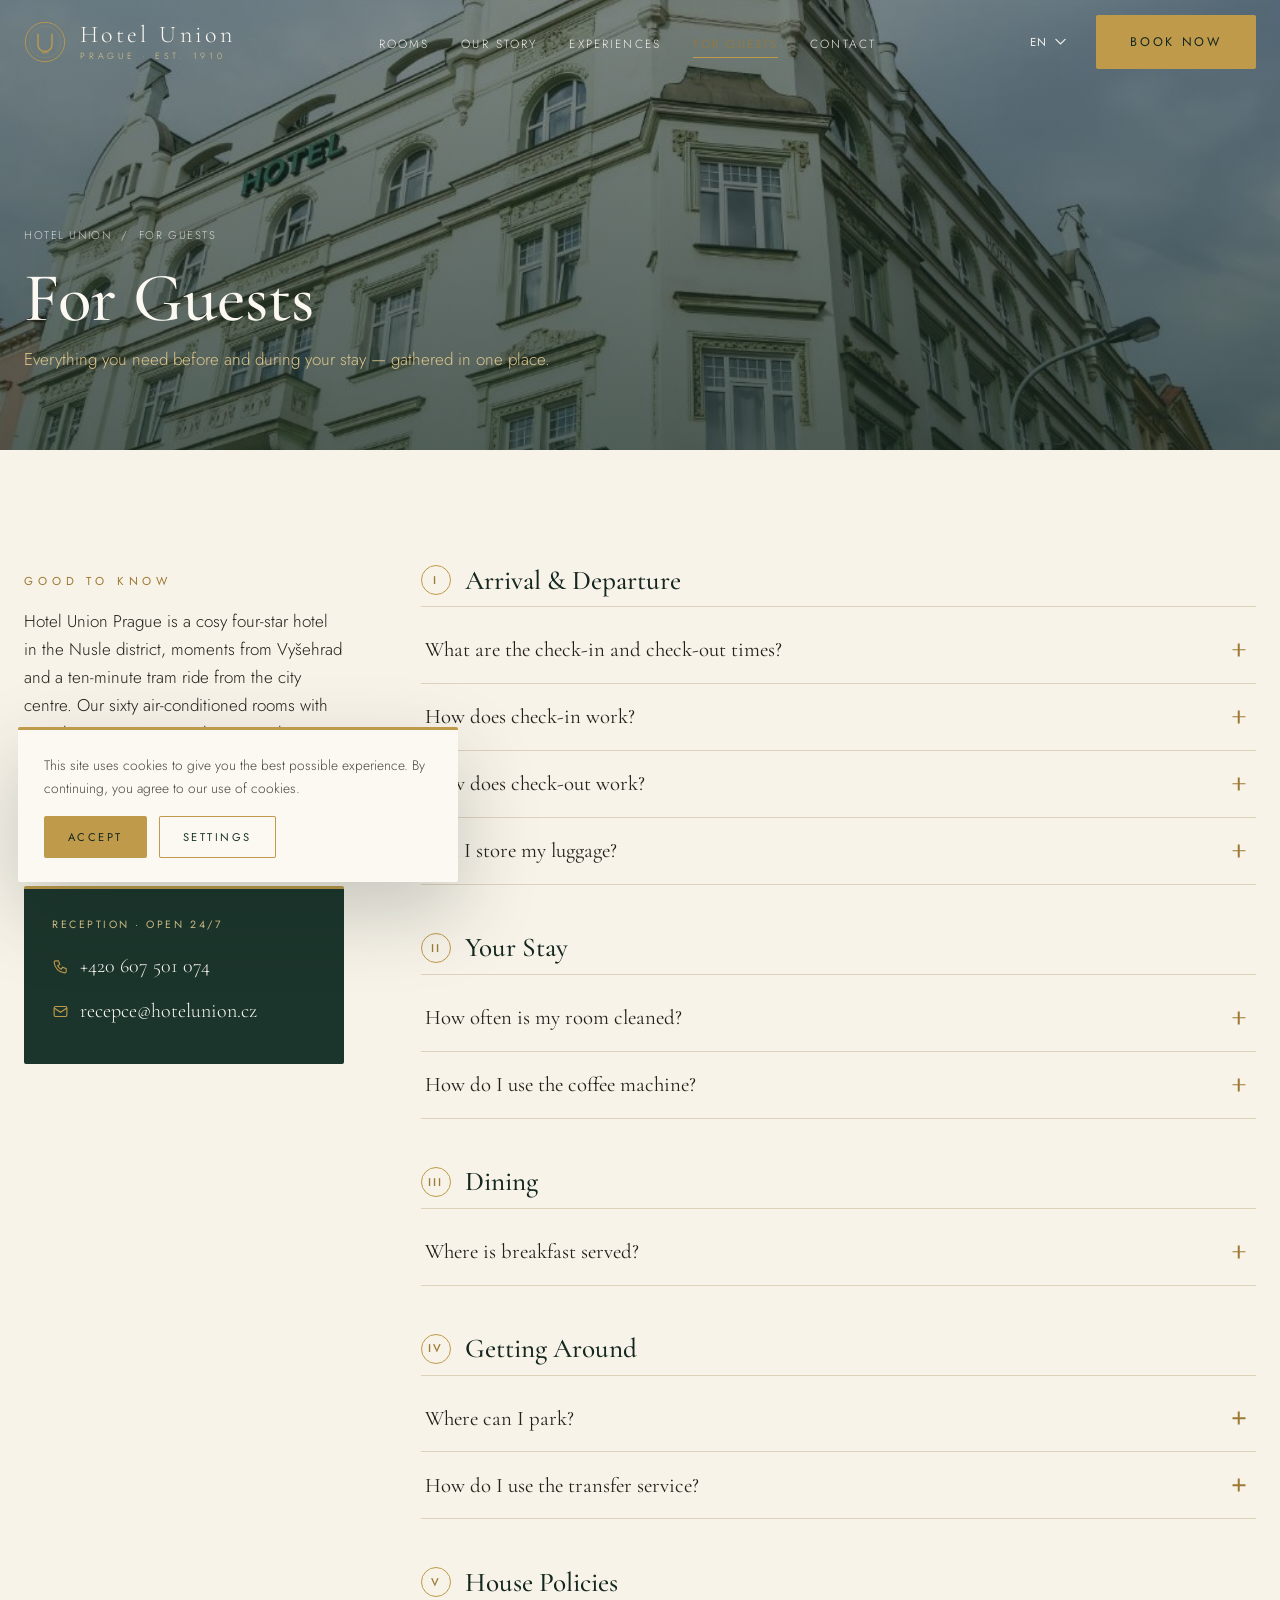
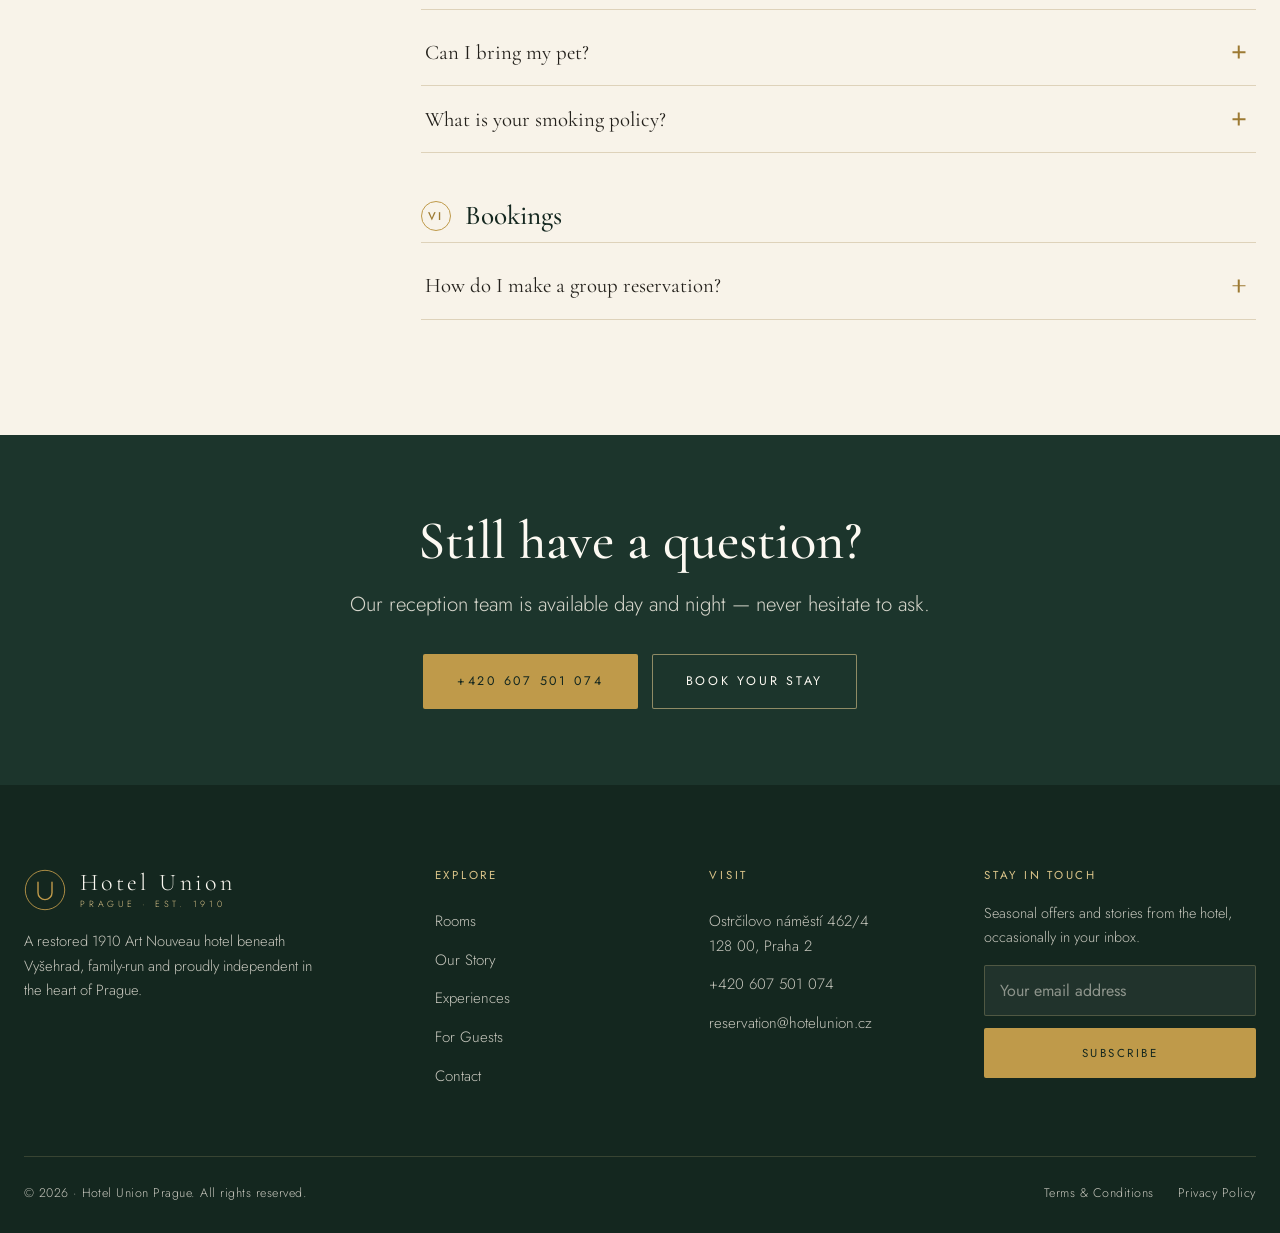
<file: for-guests.html>
<!DOCTYPE html>
<html lang="en">
<head>
<meta charset="UTF-8">
<meta name="viewport" content="width=device-width, initial-scale=1">
<title>For Guests · Hotel Union Prague</title>
<meta name="description" content="Guest information for Hotel Union Prague: check-in & check-out times, parking via the CityPark app, breakfast, housekeeping, smoking and pet policy, transfers and group bookings.">
<meta name="theme-color" content="#1C352C">
<link rel="preconnect" href="https://fonts.googleapis.com">
<link rel="preconnect" href="https://fonts.gstatic.com" crossorigin>
<link href="https://fonts.googleapis.com/css2?family=Cormorant+Garamond:ital,wght@0,400;0,500;0,600;1,400;1,500&family=Jost:wght@300;400;500&display=swap" rel="stylesheet">
<link rel="stylesheet" href="assets/styles.css">
<script type="application/ld+json">
{"@context":"https://schema.org","@type":"FAQPage","mainEntity":[
{"@type":"Question","name":"What are the check-in and check-out times?","acceptedAnswer":{"@type":"Answer","text":"Check-in is from 2:00 PM and check-out is until 11:00 AM. Early check-in or late check-out is available for €20 each — arrange it with reception in advance."}},
{"@type":"Question","name":"Where can I park?","acceptedAnswer":{"@type":"Answer","text":"Park directly in front of the hotel along the white line, paying via the CityPark app or the machine outside. Parking is free from 8:00 PM to 8:00 AM and all day Saturday and Sunday."}},
{"@type":"Question","name":"Where is breakfast served?","acceptedAnswer":{"@type":"Answer","text":"Breakfast is served in our hotel restaurant every morning from 7:30 to 11:00 AM, priced at €10 per person."}},
{"@type":"Question","name":"Can I bring my pet?","acceptedAnswer":{"@type":"Answer","text":"Unfortunately pets cannot be accommodated. The only exceptions are service and guide dogs."}},
{"@type":"Question","name":"What is your smoking policy?","acceptedAnswer":{"@type":"Answer","text":"The entire hotel, balconies included, is strictly non-smoking. A €150 fee applies for smoking inside a room."}}
]}
</script>
</head>
<body>
<a class="skip-link" href="#main" data-i18n="nav.skip">Skip to content</a>

<header class="site-header is-solid">
  <div class="container">
    <a class="brand" href="index.html" aria-label="Hotel Union — home">
      <svg class="brand__mark" viewBox="0 0 48 48" fill="none" style="color:var(--gold)" aria-hidden="true">
        <circle cx="24" cy="24" r="22.5" stroke="currentColor" stroke-width="1"/><circle cx="24" cy="24" r="18" stroke="currentColor" stroke-width=".5" opacity=".55"/>
        <path d="M16 15v12a8 8 0 0 0 16 0V15" stroke="currentColor" stroke-width="1.6" stroke-linecap="round"/><path d="M24 33.5v3M20 36.5h8" stroke="currentColor" stroke-width="1" stroke-linecap="round" opacity=".7"/>
      </svg>
      <span class="brand__text"><span class="brand__name">Hotel Union</span><span class="brand__sub" data-i18n="brand.sub">Prague · Est. 1910</span></span>
    </a>
    <nav class="nav" aria-label="Primary"><ul class="nav__links">
      <li><a href="rooms.html" data-i18n="nav.rooms">Rooms</a></li>
      <li><a href="about.html" data-i18n="nav.about">Our Story</a></li>
      <li><a href="experiences.html" data-i18n="nav.experiences">Experiences</a></li>
      <li><a href="for-guests.html" aria-current="page" data-i18n="nav.forguests">For Guests</a></li>
      <li><a href="booking.html" data-i18n="nav.contact">Contact</a></li>
    </ul></nav>
    <div class="header-actions">
      <div class="lang" data-lang>
        <button class="lang__btn" data-lang-toggle aria-haspopup="true" aria-label="Change language"><span data-lang-current>EN</span><svg viewBox="0 0 12 8" fill="none" aria-hidden="true"><path d="M1 1.5 6 6.5l5-5" stroke="currentColor" stroke-width="1.4" stroke-linecap="round"/></svg></button>
        <div class="lang__menu" role="menu"><button data-lang-option="en"><span class="lang__flag">🇬🇧</span> English</button><button data-lang-option="cs"><span class="lang__flag">🇨🇿</span> Čeština</button><button data-lang-option="de"><span class="lang__flag">🇩🇪</span> Deutsch</button></div>
      </div>
      <a class="btn header-cta" href="booking.html" data-i18n="nav.book">Book Now</a>
      <button class="nav-toggle" aria-label="Open menu" aria-expanded="false"><span></span></button>
    </div>
  </div>
</header>
<div class="mobile-nav" id="mobileNav">
  <a href="rooms.html" data-i18n="nav.rooms">Rooms</a><a href="about.html" data-i18n="nav.about">Our Story</a><a href="experiences.html" data-i18n="nav.experiences">Experiences</a><a href="for-guests.html" data-i18n="nav.forguests">For Guests</a><a href="booking.html" data-i18n="nav.contact">Contact</a>
  <div class="mobile-nav__foot"><a class="btn btn--light btn--block" href="booking.html" data-i18n="nav.book" style="font-size:.8rem">Book Now</a><div style="display:flex;gap:18px;margin-top:8px"><button data-lang-option="en">EN</button><button data-lang-option="cs">CZ</button><button data-lang-option="de">DE</button></div></div>
</div>

<main id="main">
<section class="page-hero" style="min-height:50vh">
  <div class="page-hero__media"><img src="assets/img/building/11.jpg" alt="The Art Nouveau façade of Hotel Union"></div>
  <div class="container">
    <nav class="breadcrumb" aria-label="Breadcrumb"><a href="index.html">Hotel Union</a> / <span data-i18n="page.fg.crumb">For Guests</span></nav>
    <h1 data-i18n="page.fg.title">For Guests</h1>
    <p style="margin-top:.6rem;color:var(--gold-soft)" data-i18n="fg.lead">Everything you need before and during your stay — in one place.</p>
  </div>
</section>

<section class="section">
  <div class="container">
    <div class="faq-layout">

      <aside class="faq-aside">
        <span class="eyebrow" data-i18n="fg.eyebrow">Good to Know</span>
        <p class="prose"><span data-i18n="fg.intro">Hotel Union Prague is a cosy four-star hotel in the Nusle district…</span></p>
        <div class="faq-reception">
          <h4 data-i18n="fg.reception">Reception · Open 24/7</h4>
          <a href="tel:+420607501074"><svg viewBox="0 0 24 24" fill="none" stroke="currentColor" stroke-width="1.6"><path d="M5 4h4l2 5-3 2a11 11 0 0 0 5 5l2-3 5 2v4a2 2 0 0 1-2 2A16 16 0 0 1 3 6a2 2 0 0 1 2-2Z"/></svg>+420 607 501 074</a>
          <a href="mailto:recepce@hotelunion.cz"><svg viewBox="0 0 24 24" fill="none" stroke="currentColor" stroke-width="1.6"><rect x="3" y="5" width="18" height="14" rx="2"/><path d="m3 7 9 6 9-6"/></svg>recepce@hotelunion.cz</a>
        </div>
      </aside>

      <div class="faq-main">

        <div class="faq-group">
          <h2 class="faq-group__title"><span class="n">I</span><span data-i18n="fg.gA">Arrival & Departure</span></h2>
          <div class="faq-item"><button class="faq-q"><span data-i18n="fg.q1">Check-in & check-out times?</span><span class="faq-q__icon" aria-hidden="true"></span></button><div class="faq-a"><div class="faq-a__inner" data-i18n="fg.a1"></div></div></div>
          <div class="faq-item"><button class="faq-q"><span data-i18n="fg.q2">How does check-in work?</span><span class="faq-q__icon" aria-hidden="true"></span></button><div class="faq-a"><div class="faq-a__inner" data-i18n="fg.a2"></div></div></div>
          <div class="faq-item"><button class="faq-q"><span data-i18n="fg.q3">How does check-out work?</span><span class="faq-q__icon" aria-hidden="true"></span></button><div class="faq-a"><div class="faq-a__inner" data-i18n="fg.a3"></div></div></div>
          <div class="faq-item"><button class="faq-q"><span data-i18n="fg.q4">Can I store my luggage?</span><span class="faq-q__icon" aria-hidden="true"></span></button><div class="faq-a"><div class="faq-a__inner" data-i18n="fg.a4"></div></div></div>
        </div>

        <div class="faq-group">
          <h2 class="faq-group__title"><span class="n">II</span><span data-i18n="fg.gB">Your Stay</span></h2>
          <div class="faq-item"><button class="faq-q"><span data-i18n="fg.q5">How often is my room cleaned?</span><span class="faq-q__icon" aria-hidden="true"></span></button><div class="faq-a"><div class="faq-a__inner" data-i18n="fg.a5"></div></div></div>
          <div class="faq-item"><button class="faq-q"><span data-i18n="fg.q6">How do I use the coffee machine?</span><span class="faq-q__icon" aria-hidden="true"></span></button><div class="faq-a"><div class="faq-a__inner" data-i18n="fg.a6"></div></div></div>
        </div>

        <div class="faq-group">
          <h2 class="faq-group__title"><span class="n">III</span><span data-i18n="fg.gC">Dining</span></h2>
          <div class="faq-item"><button class="faq-q"><span data-i18n="fg.q9">Where is breakfast served?</span><span class="faq-q__icon" aria-hidden="true"></span></button><div class="faq-a"><div class="faq-a__inner" data-i18n="fg.a9"></div></div></div>
        </div>

        <div class="faq-group">
          <h2 class="faq-group__title"><span class="n">IV</span><span data-i18n="fg.gD">Getting Around</span></h2>
          <div class="faq-item"><button class="faq-q"><span data-i18n="fg.q10">Where can I park?</span><span class="faq-q__icon" aria-hidden="true"></span></button><div class="faq-a"><div class="faq-a__inner" data-i18n="fg.a10"></div></div></div>
          <div class="faq-item"><button class="faq-q"><span data-i18n="fg.q11">How do I use the transfer service?</span><span class="faq-q__icon" aria-hidden="true"></span></button><div class="faq-a"><div class="faq-a__inner" data-i18n="fg.a11"></div></div></div>
        </div>

        <div class="faq-group">
          <h2 class="faq-group__title"><span class="n">V</span><span data-i18n="fg.gE">House Policies</span></h2>
          <div class="faq-item"><button class="faq-q"><span data-i18n="fg.q7">Can I bring my pet?</span><span class="faq-q__icon" aria-hidden="true"></span></button><div class="faq-a"><div class="faq-a__inner" data-i18n="fg.a7"></div></div></div>
          <div class="faq-item"><button class="faq-q"><span data-i18n="fg.q8">What is your smoking policy?</span><span class="faq-q__icon" aria-hidden="true"></span></button><div class="faq-a"><div class="faq-a__inner" data-i18n="fg.a8"></div></div></div>
        </div>

        <div class="faq-group">
          <h2 class="faq-group__title"><span class="n">VI</span><span data-i18n="fg.gF">Bookings</span></h2>
          <div class="faq-item"><button class="faq-q"><span data-i18n="fg.q12">How do I make a group reservation?</span><span class="faq-q__icon" aria-hidden="true"></span></button><div class="faq-a"><div class="faq-a__inner" data-i18n="fg.a12"></div></div></div>
        </div>

      </div>
    </div>
  </div>
</section>

<section class="section bg-forest text-center section--tight">
  <div class="container center-col reveal">
    <h2 class="h-section" data-i18n="fg.help">Still have a question?</h2>
    <p class="lead" style="margin:1.1rem auto 2rem;color:rgba(248,243,233,.85)" data-i18n="fg.helpnote">Our reception is available day and night.</p>
    <div style="display:flex;gap:14px;justify-content:center;flex-wrap:wrap">
      <a class="btn" href="tel:+420607501074">+420 607 501 074</a>
      <a class="btn btn--light" href="booking.html" data-i18n="cta.bookStay">Book Your Stay</a>
    </div>
  </div>
</section>
</main>

<footer class="site-footer">
  <div class="container">
    <div class="footer-grid">
      <div class="footer-brand">
        <a class="brand" href="index.html"><svg class="brand__mark" viewBox="0 0 48 48" fill="none" style="color:var(--gold)" aria-hidden="true"><circle cx="24" cy="24" r="22.5" stroke="currentColor"/><path d="M16 15v12a8 8 0 0 0 16 0V15" stroke="currentColor" stroke-width="1.6" stroke-linecap="round"/></svg><span class="brand__text"><span class="brand__name">Hotel Union</span><span class="brand__sub" data-i18n="brand.sub">Prague · Est. 1910</span></span></a>
        <p data-i18n="foot.about">A restored 1910 Art Nouveau hotel beneath Vyšehrad, family-run and proudly independent in the heart of Prague.</p>
      </div>
      <div class="footer-col"><h4 data-i18n="foot.explore">Explore</h4><a href="rooms.html" data-i18n="nav.rooms">Rooms</a><a href="about.html" data-i18n="nav.about">Our Story</a><a href="experiences.html" data-i18n="nav.experiences">Experiences</a><a href="for-guests.html" data-i18n="nav.forguests">For Guests</a><a href="booking.html" data-i18n="nav.contact">Contact</a></div>
      <div class="footer-col"><h4 data-i18n="foot.visit">Visit</h4><a href="https://goo.gl/maps/a6sQJvGPzhASgGaw8" target="_blank" rel="noopener">Ostrčilovo náměstí 462/4<br>128 00, Praha 2</a><a href="tel:+420607501074">+420 607 501 074</a><a href="mailto:reservation@hotelunion.cz">reservation@hotelunion.cz</a></div>
      <div class="footer-col footer-newsletter"><h4 data-i18n="foot.newsletter">Stay in Touch</h4><p style="font-size:.9rem;margin-bottom:16px" data-i18n="foot.newsletter.d">Seasonal offers and stories from the hotel.</p><form onsubmit="this.reset();return false;"><input type="email" required placeholder="Your email address" data-i18n-attr="placeholder:foot.email.ph"><button class="btn btn--block" type="submit" style="font-size:.72rem" data-i18n="foot.subscribe">Subscribe</button></form></div>
    </div>
    <div class="footer-bottom"><span>© <span data-year>2026</span> · <span data-i18n="foot.rights">Hotel Union Prague. All rights reserved.</span></span><span style="display:flex;gap:24px"><a href="#" data-i18n="foot.terms">Terms & Conditions</a><a href="#" data-i18n="foot.privacy">Privacy Policy</a></span></div>
  </div>
</footer>
<div class="cookie" role="dialog" aria-label="Cookie notice"><p data-i18n="cookie.text">This site uses cookies to give you the best possible experience. By continuing, you agree to our use of cookies.</p><div class="cookie__actions"><button class="btn" data-cookie-ok data-i18n="cookie.accept" style="font-size:.7rem;padding:12px 24px">Accept</button><a class="btn btn--outline" href="#" data-i18n="cookie.settings" style="font-size:.7rem;padding:12px 24px">Settings</a></div></div>
<script src="assets/i18n.js"></script>
<script src="assets/main.js"></script>
</body>
</html>
</file>
<file: assets/styles.css>
/* =====================================================================
   HOTEL UNION PRAGUE — Art Nouveau Heritage Design System
   Author: redesign concept • Trilingual EN / CZ / DE
   ===================================================================== */

/* ---------- Design tokens ---------- */
:root {
  /* Palette — Art Nouveau heritage */
  --ink:        #23201B;   /* near-black warm */
  --ink-soft:   #4A453C;
  --forest:     #1C352C;   /* deep emerald */
  --forest-2:   #14271F;
  --burgundy:   #6E2433;
  --gold:       #BF9A4A;   /* antique brass */
  --gold-deep:  #9C7A33;
  --gold-soft:  #DCC58A;
  --cream:      #F8F3E9;   /* page background */
  --cream-2:    #F1E9D8;
  --ivory:      #FCF9F2;
  --line:       #DED2BA;
  --white:      #ffffff;

  /* Typography */
  --font-display: "Cormorant Garamond", Georgia, "Times New Roman", serif;
  --font-ui: "Jost", "Century Gothic", "Segoe UI", system-ui, sans-serif;

  /* Spacing & shape */
  --maxw: 1240px;
  --radius: 2px;
  --shadow-sm: 0 4px 18px rgba(35,32,27,.08);
  --shadow-md: 0 14px 44px rgba(35,32,27,.14);
  --shadow-lg: 0 30px 80px rgba(20,39,31,.22);
  --ease: cubic-bezier(.22,.61,.36,1);
  --header-h: 84px;
}

/* ---------- Reset ---------- */
*,*::before,*::after { box-sizing: border-box; }
* { margin: 0; padding: 0; }
html { scroll-behavior: smooth; -webkit-text-size-adjust: 100%; }
@media (prefers-reduced-motion: reduce) {
  html { scroll-behavior: auto; }
  *,*::before,*::after { animation-duration:.001ms !important; transition-duration:.001ms !important; }
}
body {
  font-family: var(--font-ui);
  color: var(--ink);
  background: var(--cream);
  line-height: 1.65;
  font-size: 17px;
  font-weight: 300;
  -webkit-font-smoothing: antialiased;
  text-rendering: optimizeLegibility;
  overflow-x: hidden;
}
img { max-width: 100%; display: block; }
a { color: inherit; text-decoration: none; }
ul { list-style: none; }
button { font-family: inherit; cursor: pointer; border: none; background: none; color: inherit; }
input, textarea, select { font-family: inherit; font-size: 1rem; color: inherit; }

/* ---------- Accessibility ---------- */
:focus-visible { outline: 2px solid var(--gold); outline-offset: 3px; }
.skip-link {
  position: absolute; left: 16px; top: -60px; z-index: 2000;
  background: var(--forest); color: var(--ivory); padding: 12px 20px;
  border-radius: var(--radius); transition: top .25s var(--ease);
  font-size: .8rem; letter-spacing: .12em; text-transform: uppercase;
}
.skip-link:focus { top: 16px; }
.sr-only {
  position:absolute; width:1px; height:1px; padding:0; margin:-1px;
  overflow:hidden; clip:rect(0 0 0 0); white-space:nowrap; border:0;
}

/* ---------- Typography ---------- */
h1,h2,h3,h4 { font-family: var(--font-display); font-weight: 500; line-height: 1.08; color: var(--forest-2); }
.eyebrow {
  font-family: var(--font-ui); font-weight: 400; font-size: .72rem;
  letter-spacing: .42em; text-transform: uppercase; color: var(--gold-deep);
  display: inline-block; margin-bottom: 1.1rem;
}
.display { font-size: clamp(2.6rem, 6vw, 5rem); letter-spacing: .01em; }
.h-section { font-size: clamp(2rem, 4.4vw, 3.4rem); }
.lead { font-size: clamp(1.05rem, 1.6vw, 1.3rem); color: var(--ink-soft); font-weight: 300; }
.serif-quote { font-family: var(--font-display); font-style: italic; }

/* ---------- Layout ---------- */
.container { width: min(100% - 48px, var(--maxw)); margin-inline: auto; }
.section { padding: clamp(64px, 9vw, 130px) 0; position: relative; }
.section--tight { padding: clamp(48px, 6vw, 84px) 0; }
.bg-cream2 { background: var(--cream-2); }
.bg-forest { background: var(--forest); color: var(--cream); }
.bg-forest h1,.bg-forest h2,.bg-forest h3 { color: var(--ivory); }
.bg-forest .eyebrow { color: var(--gold-soft); }
.text-center { text-align: center; }
.center-col { max-width: 720px; margin-inline: auto; }

/* ---------- Ornaments ---------- */
.ornament { display:flex; align-items:center; justify-content:center; gap:14px; color: var(--gold); margin: 0 auto 1.4rem; }
.ornament svg { width: 78px; height: auto; opacity:.9; }
.ornament span { width: 46px; height:1px; background: currentColor; opacity:.5; }
.ornament--sm svg { width: 54px; }

/* ---------- Buttons ---------- */
.btn {
  --bg: var(--gold); --fg: var(--forest-2);
  display: inline-flex; align-items: center; justify-content:center; gap: 10px;
  background: var(--bg); color: var(--fg);
  font-family: var(--font-ui); font-weight: 400; font-size: .78rem;
  letter-spacing: .22em; text-transform: uppercase;
  padding: 17px 34px; border-radius: var(--radius);
  transition: transform .35s var(--ease), background .35s var(--ease), color .35s var(--ease), box-shadow .35s var(--ease);
  position: relative; overflow:hidden;
}
.btn:hover { background: var(--gold-deep); color: var(--ivory); transform: translateY(-2px); box-shadow: var(--shadow-sm); }
.btn--outline { background: transparent; color: var(--forest); box-shadow: inset 0 0 0 1px var(--gold); }
.btn--outline:hover { background: var(--gold); color: var(--forest-2); box-shadow: inset 0 0 0 1px var(--gold); }
.btn--light { background: transparent; color: var(--ivory); box-shadow: inset 0 0 0 1px rgba(220,197,138,.6); }
.btn--light:hover { background: var(--gold); color: var(--forest-2); }
.btn--block { width: 100%; }
.link-arrow {
  font-size:.74rem; letter-spacing:.2em; text-transform:uppercase; color: var(--gold-deep);
  display:inline-flex; align-items:center; gap:9px; font-weight:400;
  border-bottom:1px solid transparent; padding-bottom:3px; transition: gap .3s var(--ease), border-color .3s var(--ease);
}
.link-arrow:hover { gap: 16px; border-color: var(--gold); }

/* ---------- Header ---------- */
.site-header {
  position: fixed; inset: 0 0 auto 0; z-index: 1000;
  display: flex; align-items: center; height: var(--header-h);
  transition: background .4s var(--ease), height .4s var(--ease), box-shadow .4s var(--ease);
}
.site-header .container { display: flex; align-items: center; justify-content: space-between; gap: 24px; width: min(100% - 48px, 1340px); }
.site-header.is-solid { background: var(--ivory); box-shadow: 0 1px 0 var(--line), var(--shadow-sm); height: 72px; }
.brand { display: flex; align-items: center; gap: 14px; z-index: 3; }
.brand__mark { width: 42px; height: 42px; flex:none; }
.brand__text { display:flex; flex-direction: column; line-height:1; }
.brand__name { font-family: var(--font-display); font-size: 1.5rem; letter-spacing: .14em; color: var(--ivory); transition: color .4s var(--ease); }
.brand__sub { font-size: .56rem; letter-spacing: .42em; text-transform: uppercase; color: var(--gold-soft); margin-top: 5px; }
.is-solid .brand__name { color: var(--forest-2); }
.is-solid .brand__sub { color: var(--gold-deep); }

.nav { display: flex; align-items: center; gap: 38px; }
.nav__links { display: flex; align-items: center; gap: 32px; }
.nav__links a {
  font-size: .74rem; letter-spacing: .18em; text-transform: uppercase;
  color: rgba(252,249,242,.92); position: relative; padding: 6px 0; transition: color .3s var(--ease);
}
.nav__links a::after { content:""; position:absolute; left:0; bottom:0; width:0; height:1px; background: var(--gold); transition: width .35s var(--ease); }
.nav__links a:hover::after, .nav__links a[aria-current="page"]::after { width:100%; }
.is-solid .nav__links a { color: var(--ink); }
.nav__links a[aria-current="page"] { color: var(--gold-deep); }

.header-actions { display:flex; align-items:center; gap: 20px; }

/* Language switcher */
.lang { position: relative; }
.lang__btn {
  display:flex; align-items:center; gap:7px; font-size:.72rem; letter-spacing:.14em;
  text-transform:uppercase; color: rgba(252,249,242,.92); padding:8px 10px; transition: color .3s var(--ease);
}
.is-solid .lang__btn { color: var(--ink); }
.lang__btn svg { width:11px; transition: transform .3s var(--ease); }
.lang.open .lang__btn svg { transform: rotate(180deg); }
.lang__menu {
  position:absolute; right:0; top: calc(100% + 12px); background: var(--ivory);
  box-shadow: var(--shadow-md); border:1px solid var(--line); border-radius: var(--radius);
  min-width: 150px; padding:7px; opacity:0; visibility:hidden; transform: translateY(-8px);
  transition: opacity .25s var(--ease), transform .25s var(--ease), visibility .25s;
}
.lang.open .lang__menu { opacity:1; visibility:visible; transform: translateY(0); }
.lang__menu button {
  display:flex; width:100%; align-items:center; gap:10px; padding:10px 12px; border-radius:var(--radius);
  font-size:.74rem; letter-spacing:.1em; text-transform:uppercase; color: var(--ink); transition: background .2s;
}
.lang__menu button:hover, .lang__menu button[aria-current="true"] { background: var(--cream-2); color: var(--gold-deep); }
.lang__flag { font-size: 1rem; }

.header-cta { display:inline-flex; }
.nav-toggle { display:none; width:44px; height:44px; align-items:center; justify-content:center; z-index:3; }
.nav-toggle span { display:block; width:26px; height:1.5px; background: var(--ivory); position:relative; transition: background .3s; }
.nav-toggle span::before,.nav-toggle span::after { content:""; position:absolute; left:0; width:26px; height:1.5px; background: var(--ivory); transition: transform .35s var(--ease), top .35s var(--ease); }
.nav-toggle span::before { top:-8px; } .nav-toggle span::after { top:8px; }
.is-solid .nav-toggle span, .is-solid .nav-toggle span::before, .is-solid .nav-toggle span::after { background: var(--ink); }

/* ---------- Hero ---------- */
.hero { position: relative; min-height: 100svh; display: flex; align-items: center; color: var(--ivory); }
.hero__media { position:absolute; inset:0; z-index:-2; }
.hero__media img { width:100%; height:100%; object-fit: cover; }
.hero::before { content:""; position:absolute; inset:0; z-index:-1;
  background: linear-gradient(180deg, rgba(20,39,31,.55) 0%, rgba(20,39,31,.32) 35%, rgba(20,39,31,.62) 100%); }
.hero__inner { width: min(100% - 48px, var(--maxw)); margin-inline:auto; padding-top: var(--header-h); }
.hero__inner .eyebrow { color: var(--gold-soft); }
.hero h1 { color: var(--ivory); max-width: 16ch; }
.hero__sub { max-width: 46ch; margin-top: 1.6rem; font-size: clamp(1.05rem,1.5vw,1.28rem); color: rgba(252,249,242,.92); font-weight:300; }
.hero__cta { display:flex; flex-wrap:wrap; gap: 16px; margin-top: 2.6rem; }
.hero__scroll { position:absolute; left:50%; bottom: 30px; transform: translateX(-50%); display:flex; flex-direction:column; align-items:center; gap:10px; color: rgba(252,249,242,.8); font-size:.62rem; letter-spacing:.3em; text-transform:uppercase; }
.hero__scroll::after { content:""; width:1px; height:46px; background: linear-gradient(var(--gold-soft), transparent); animation: scrollpulse 2.4s var(--ease) infinite; }
@keyframes scrollpulse { 0%,100%{ transform: scaleY(.4); transform-origin: top; opacity:.4 } 50%{ transform: scaleY(1); opacity:1 } }

/* ---------- Booking bar ---------- */
.bookbar { position: relative; z-index: 5; margin-top: -54px; }
.bookbar__inner {
  background: var(--ivory); box-shadow: var(--shadow-md); border-radius: var(--radius);
  border-top: 3px solid var(--gold);
  display: grid; grid-template-columns: repeat(4, 1fr) auto; gap: 0;
  overflow: hidden;
}
.bookbar__field { padding: 18px 22px; border-right: 1px solid var(--line); display:flex; flex-direction:column; gap:5px; }
.bookbar__field label { font-size:.62rem; letter-spacing:.22em; text-transform:uppercase; color: var(--gold-deep); }
.bookbar__field input, .bookbar__field select {
  border:none; background:transparent; font-family: var(--font-display); font-size:1.18rem; color: var(--ink); width:100%; padding:2px 0;
}
.bookbar__field input::-webkit-calendar-picker-indicator { opacity:.5; }
.bookbar__submit { background: var(--forest); color: var(--ivory); padding: 0 38px; display:flex; align-items:center; justify-content:center; gap:10px; font-size:.76rem; letter-spacing:.2em; text-transform:uppercase; transition: background .3s var(--ease); }
.bookbar__submit:hover { background: var(--forest-2); }

/* ---------- Intro / split ---------- */
.split { display:grid; grid-template-columns: 1.05fr 1fr; gap: clamp(40px, 6vw, 96px); align-items:center; }
.split--rev .split__media { order:-1; }
.split__media { position:relative; }
.split__media img { width:100%; height:100%; object-fit:cover; border-radius: var(--radius); box-shadow: var(--shadow-md); }
.split__media--framed::after { content:""; position:absolute; inset: 18px; border:1px solid rgba(191,154,74,.5); pointer-events:none; }
.stat-row { display:flex; gap: 40px; margin-top: 2.4rem; flex-wrap:wrap; }
.stat__num { font-family: var(--font-display); font-size: 2.6rem; color: var(--gold-deep); line-height:1; }
.stat__label { font-size:.72rem; letter-spacing:.18em; text-transform:uppercase; color: var(--ink-soft); margin-top:6px; }

.prose p { margin-bottom: 1.1rem; color: var(--ink-soft); }
.prose p:first-of-type { font-size: 1.18rem; color: var(--ink); }

/* ---------- Amenities ---------- */
.amenity-grid { display:grid; grid-template-columns: repeat(4,1fr); gap: 1px; background: var(--line); border:1px solid var(--line); }
.amenity {
  background: var(--ivory); padding: 44px 30px; text-align:center; transition: background .4s var(--ease), transform .4s var(--ease);
}
.amenity:hover { background: var(--cream); }
.amenity__icon { width:48px; height:48px; margin:0 auto 20px; color: var(--gold-deep); }
.amenity__icon svg { width:100%; height:100%; }
.amenity h3 { font-size: 1.5rem; margin-bottom:10px; }
.amenity p { font-size:.95rem; color: var(--ink-soft); }

/* ---------- Room cards ---------- */
.room-grid { display:grid; grid-template-columns: repeat(2,1fr); gap: 32px; }
.room-card {
  background: var(--ivory); border-radius: var(--radius); overflow:hidden; box-shadow: var(--shadow-sm);
  display:flex; flex-direction:column; transition: transform .5s var(--ease), box-shadow .5s var(--ease);
}
.room-card:hover { transform: translateY(-6px); box-shadow: var(--shadow-md); }
.room-card__media { position:relative; aspect-ratio: 16/10; overflow:hidden; }
.room-card__media img { width:100%; height:100%; object-fit:cover; transition: transform 1s var(--ease); }
.room-card:hover .room-card__media img { transform: scale(1.06); }
.room-card__price {
  position:absolute; top:16px; right:16px; background: rgba(252,249,242,.94); color: var(--forest-2);
  padding:8px 14px; font-size:.74rem; letter-spacing:.08em; border-radius: var(--radius); box-shadow: var(--shadow-sm);
}
.room-card__price b { font-family: var(--font-display); font-size:1.15rem; }
.room-card__body { padding: 28px 30px 32px; display:flex; flex-direction:column; flex:1; }
.room-card__body h3 { font-size: 1.9rem; margin-bottom: 6px; }
.room-card__meta { display:flex; flex-wrap:wrap; gap:16px; margin:14px 0 18px; }
.room-card__meta span { font-size:.78rem; letter-spacing:.08em; color: var(--ink-soft); display:flex; align-items:center; gap:7px; }
.room-card__meta svg { width:16px; height:16px; color: var(--gold-deep); }
.room-card__foot { margin-top:auto; display:flex; align-items:center; justify-content:space-between; gap:16px; padding-top:18px; border-top:1px solid var(--line); }

/* ---------- Feature band ---------- */
.feature-band { position:relative; overflow:hidden; color: var(--ivory); }
.feature-band__media { position:absolute; inset:0; z-index:-2; }
.feature-band__media img { width:100%; height:100%; object-fit:cover; }
.feature-band::before { content:""; position:absolute; inset:0; z-index:-1; background: linear-gradient(90deg, rgba(20,39,31,.82) 0%, rgba(20,39,31,.55) 55%, rgba(20,39,31,.3) 100%); }

/* ---------- Gallery ---------- */
.gallery { display:grid; grid-template-columns: repeat(12,1fr); gap: 14px; }
.gallery a { display:block; overflow:hidden; border-radius:var(--radius); position:relative; }
.gallery img { width:100%; height:100%; object-fit:cover; transition: transform .9s var(--ease); }
.gallery a:hover img { transform: scale(1.07); }
.gallery a::after { content:"⊕"; position:absolute; inset:0; display:flex; align-items:center; justify-content:center; color:var(--ivory); font-size:1.6rem; background: rgba(20,39,31,.28); opacity:0; transition: opacity .35s var(--ease); }
.gallery a:hover::after { opacity:1; }
.g-span-6 { grid-column: span 6; } .g-span-4 { grid-column: span 4; } .g-span-3 { grid-column: span 3; } .g-span-8 { grid-column: span 8; }
.g-tall { grid-row: span 2; }

/* Lightbox */
.lightbox { position: fixed; inset:0; z-index: 3000; background: rgba(20,28,24,.94); display:none; align-items:center; justify-content:center; padding: 4vw; }
.lightbox.open { display:flex; }
.lightbox img { max-width: 92vw; max-height: 88vh; object-fit: contain; box-shadow: var(--shadow-lg); }
.lightbox__close, .lightbox__nav { position:absolute; color: var(--ivory); font-size:2rem; width:56px; height:56px; display:flex; align-items:center; justify-content:center; opacity:.8; transition: opacity .3s; }
.lightbox__close { top: 18px; right: 22px; } .lightbox__close:hover{opacity:1;}
.lightbox__nav { top:50%; transform: translateY(-50%); font-size:2.6rem; } .lightbox__nav:hover{opacity:1;}
.lightbox__nav--prev { left: 16px; } .lightbox__nav--next { right: 16px; }

/* ---------- Page hero (interior pages) ---------- */
.page-hero { position:relative; min-height: 62vh; display:flex; align-items:flex-end; color: var(--ivory); padding-bottom: clamp(40px,6vw,80px); }
.page-hero__media { position:absolute; inset:0; z-index:-2; }
.page-hero__media img { width:100%; height:100%; object-fit:cover; }
.page-hero::before { content:""; position:absolute; inset:0; z-index:-1; background: linear-gradient(180deg, rgba(20,39,31,.5), rgba(20,39,31,.7)); }
.page-hero h1 { color: var(--ivory); font-size: clamp(2.4rem,5.4vw,4.4rem); }
.breadcrumb { display:flex; gap:10px; font-size:.7rem; letter-spacing:.14em; text-transform:uppercase; color: rgba(252,249,242,.75); margin-bottom: 1rem; }
.breadcrumb a:hover { color: var(--gold-soft); }

/* ---------- Room detail spec ---------- */
.spec-grid { display:grid; grid-template-columns: repeat(4,1fr); gap:1px; background:var(--line); border:1px solid var(--line); margin: 0 0 0; }
.spec { background: var(--ivory); padding: 30px 24px; text-align:center; }
.spec__icon { width:30px; height:30px; margin:0 auto 12px; color: var(--gold-deep); }
.spec__val { font-family: var(--font-display); font-size: 1.7rem; color: var(--forest-2); }
.spec__label { font-size:.66rem; letter-spacing:.2em; text-transform:uppercase; color: var(--ink-soft); margin-top:4px; }

.feature-list { display:grid; grid-template-columns: repeat(2,1fr); gap: 14px 30px; }
.feature-list li { display:flex; align-items:flex-start; gap:12px; font-size:.98rem; color: var(--ink-soft); }
.feature-list svg { width:18px; height:18px; color: var(--gold-deep); flex:none; margin-top:3px; }

/* ---------- Testimonials ---------- */
.quote-grid { display:grid; grid-template-columns: repeat(3,1fr); gap:30px; }
.quote-card { background: var(--ivory); padding: 38px 34px; border-radius:var(--radius); box-shadow: var(--shadow-sm); }
.quote-card__stars { color: var(--gold); letter-spacing:3px; margin-bottom:16px; }
.quote-card p { font-family: var(--font-display); font-size: 1.3rem; font-style:italic; color: var(--ink); line-height:1.45; }
.quote-card__by { margin-top: 20px; font-size:.72rem; letter-spacing:.16em; text-transform:uppercase; color:var(--gold-deep); }

/* ---------- Forms ---------- */
.form-card { background: var(--ivory); padding: clamp(30px,4vw,52px); box-shadow: var(--shadow-md); border-top:3px solid var(--gold); border-radius:var(--radius); }
.field { margin-bottom: 22px; }
.field label { display:block; font-size:.68rem; letter-spacing:.2em; text-transform:uppercase; color: var(--gold-deep); margin-bottom:9px; }
.field input, .field select, .field textarea {
  width:100%; padding:14px 16px; background: var(--cream); border:1px solid var(--line); border-radius:var(--radius);
  transition: border-color .3s, background .3s;
}
.field input:focus, .field select:focus, .field textarea:focus { outline:none; border-color: var(--gold); background: var(--ivory); }
.field textarea { min-height: 130px; resize: vertical; }
.grid-2 { display:grid; grid-template-columns: 1fr 1fr; gap: 0 22px; }

/* ---------- Contact info strip ---------- */
.info-list { display:flex; flex-direction:column; gap: 26px; }
.info-item { display:flex; gap:18px; align-items:flex-start; }
.info-item__icon { width:42px; height:42px; flex:none; border:1px solid var(--gold); border-radius:50%; display:flex; align-items:center; justify-content:center; color: var(--gold-deep); }
.info-item__icon svg { width:18px; height:18px; }
.info-item h4 { font-family: var(--font-ui); font-weight:400; font-size:.7rem; letter-spacing:.2em; text-transform:uppercase; color: var(--gold-soft); margin-bottom:5px; }
.info-item a, .info-item p { font-family: var(--font-display); font-size:1.3rem; color: var(--ivory); }

/* ---------- Footer ---------- */
.site-footer { background: var(--forest-2); color: rgba(248,243,233,.78); padding: 84px 0 30px; }
.footer-grid { display:grid; grid-template-columns: 1.6fr 1fr 1fr 1.2fr; gap: 48px; }
.footer-brand .brand__name { color: var(--ivory); }
.footer-brand p { margin-top: 18px; font-size:.92rem; max-width: 34ch; }
.footer-col h4 { font-family: var(--font-ui); font-weight:400; font-size:.72rem; letter-spacing:.24em; text-transform:uppercase; color: var(--gold-soft); margin-bottom: 20px; }
.footer-col a { display:block; padding:7px 0; font-size:.94rem; transition: color .25s, padding-left .25s; }
.footer-col a:hover { color: var(--gold-soft); padding-left:6px; }
.footer-newsletter input { width:100%; padding:13px 15px; background: rgba(255,255,255,.06); border:1px solid rgba(220,197,138,.25); border-radius:var(--radius); color: var(--ivory); margin-bottom:12px; }
.footer-newsletter input::placeholder { color: rgba(248,243,233,.5); }
.footer-bottom { margin-top: 60px; padding-top: 26px; border-top:1px solid rgba(220,197,138,.18); display:flex; justify-content:space-between; flex-wrap:wrap; gap:16px; font-size:.78rem; letter-spacing:.04em; }
.footer-bottom a:hover { color: var(--gold-soft); }

/* ---------- Reveal animation ---------- */
.reveal { opacity:0; transform: translateY(28px); transition: opacity .9s var(--ease), transform .9s var(--ease); }
.reveal.in { opacity:1; transform: none; }
.reveal[data-d="1"]{ transition-delay:.1s } .reveal[data-d="2"]{ transition-delay:.2s } .reveal[data-d="3"]{ transition-delay:.3s } .reveal[data-d="4"]{ transition-delay:.4s }

/* ---------- Mobile nav panel ---------- */
.mobile-nav { position:fixed; inset:0; z-index:999; background: var(--forest-2); color: var(--ivory); display:flex; flex-direction:column; justify-content:center; padding: 90px 32px 40px; transform: translateY(-100%); transition: transform .5s var(--ease); visibility:hidden; }
.mobile-nav.open { transform: none; visibility:visible; }
.mobile-nav a { font-family: var(--font-display); font-size: 2rem; padding: 12px 0; border-bottom:1px solid rgba(220,197,138,.15); display:block; }
.mobile-nav a:hover { color: var(--gold-soft); }
.mobile-nav__foot { margin-top: 34px; display:flex; flex-direction:column; gap:16px; }

/* ---------- Cookie banner ---------- */
.cookie { position:fixed; left:18px; bottom:18px; right:18px; max-width:440px; background:var(--ivory); box-shadow:var(--shadow-lg); border-top:3px solid var(--gold); padding:24px 26px; border-radius:var(--radius); z-index:1500; transform: translateY(150%); transition: transform .6s var(--ease); }
.cookie.show { transform:none; }
.cookie p { font-size:.86rem; color:var(--ink-soft); margin-bottom:16px; }
.cookie__actions { display:flex; gap:12px; }

/* =====================================================================
   RESPONSIVE
   ===================================================================== */
@media (max-width: 1024px) {
  .footer-grid { grid-template-columns: 1fr 1fr; gap:40px; }
  .amenity-grid { grid-template-columns: repeat(2,1fr); }
  .spec-grid { grid-template-columns: repeat(2,1fr); }
}
@media (max-width: 860px) {
  :root { --header-h: 70px; }
  .nav__links, .header-cta, .lang { display: none; }
  .nav-toggle { display:flex; }
  .nav .lang { display:none; }
  .split { grid-template-columns: 1fr; }
  .split--rev .split__media { order: 0; }
  .room-grid { grid-template-columns: 1fr; }
  .quote-grid { grid-template-columns: 1fr; }
  .bookbar { margin-top: 24px; }
  .bookbar__inner { grid-template-columns: 1fr 1fr; }
  .bookbar__field:nth-child(2) { border-right:none; }
  .bookbar__submit { grid-column: 1 / -1; padding: 18px; }
  .gallery > * { grid-column: span 6 !important; grid-row: auto !important; }
  .grid-2 { grid-template-columns: 1fr; }
  .feature-list { grid-template-columns: 1fr; }
}
@media (max-width: 560px) {
  body { font-size: 16px; }
  .container { width: min(100% - 32px, var(--maxw)); }
  .amenity-grid { grid-template-columns: 1fr; }
  .spec-grid { grid-template-columns: 1fr 1fr; }
  .footer-grid { grid-template-columns: 1fr; }
  .gallery > * { grid-column: span 12 !important; }
  .stat-row { gap: 28px; }
  .brand__sub { display:none; }
}

/* ---------- FAQ / For Guests ---------- */
.faq-layout { display:grid; grid-template-columns: 320px 1fr; gap: clamp(40px,6vw,90px); align-items:start; }
.faq-aside { position:sticky; top: 110px; }
.faq-aside .eyebrow { margin-bottom:1rem; }
.faq-reception { background: var(--forest); color: var(--cream); padding: 30px 28px; border-radius: var(--radius); border-top:3px solid var(--gold); margin-top: 26px; }
.faq-reception h4 { font-family: var(--font-ui); font-weight:400; font-size:.66rem; letter-spacing:.24em; text-transform:uppercase; color: var(--gold-soft); margin-bottom:14px; }
.faq-reception a { display:flex; align-items:center; gap:11px; font-family: var(--font-display); font-size:1.25rem; color: var(--ivory); padding:6px 0; transition: color .25s; }
.faq-reception a:hover { color: var(--gold-soft); }
.faq-reception a svg { width:17px; height:17px; color: var(--gold); flex:none; }

.faq-group { margin-bottom: 3rem; }
.faq-group:last-child { margin-bottom:0; }
.faq-group__title { font-family: var(--font-display); font-size:1.7rem; color: var(--forest-2); padding-bottom:.7rem; margin-bottom:.6rem; border-bottom:1px solid var(--line); display:flex; align-items:center; gap:14px; }
.faq-group__title .n { font-size:.7rem; font-family: var(--font-ui); letter-spacing:.2em; color: var(--gold-deep); border:1px solid var(--gold); border-radius:50%; width:30px; height:30px; display:inline-flex; align-items:center; justify-content:center; }

.faq-item { border-bottom:1px solid var(--line); }
.faq-q { width:100%; text-align:left; display:flex; align-items:center; justify-content:space-between; gap:20px; padding:20px 4px; font-family: var(--font-display); font-size:1.3rem; color: var(--ink); transition: color .25s var(--ease); }
.faq-q:hover { color: var(--gold-deep); }
.faq-q__icon { flex:none; width:26px; height:26px; position:relative; }
.faq-q__icon::before, .faq-q__icon::after { content:""; position:absolute; left:50%; top:50%; width:13px; height:1.5px; background: var(--gold-deep); transform: translate(-50%,-50%); transition: transform .35s var(--ease), opacity .35s var(--ease); }
.faq-q__icon::after { transform: translate(-50%,-50%) rotate(90deg); }
.faq-item.open .faq-q__icon::after { opacity:0; transform: translate(-50%,-50%) rotate(0); }
.faq-item.open .faq-q { color: var(--gold-deep); }
.faq-a { overflow:hidden; max-height:0; transition: max-height .45s var(--ease); }
.faq-a__inner { padding: 0 4px 24px; color: var(--ink-soft); font-size:1.02rem; max-width: 62ch; }
.faq-a a { color: var(--gold-deep); border-bottom:1px solid var(--gold); }

@media (max-width: 860px) {
  .faq-layout { grid-template-columns: 1fr; gap: 36px; }
  .faq-aside { position:static; }
}
</file>
